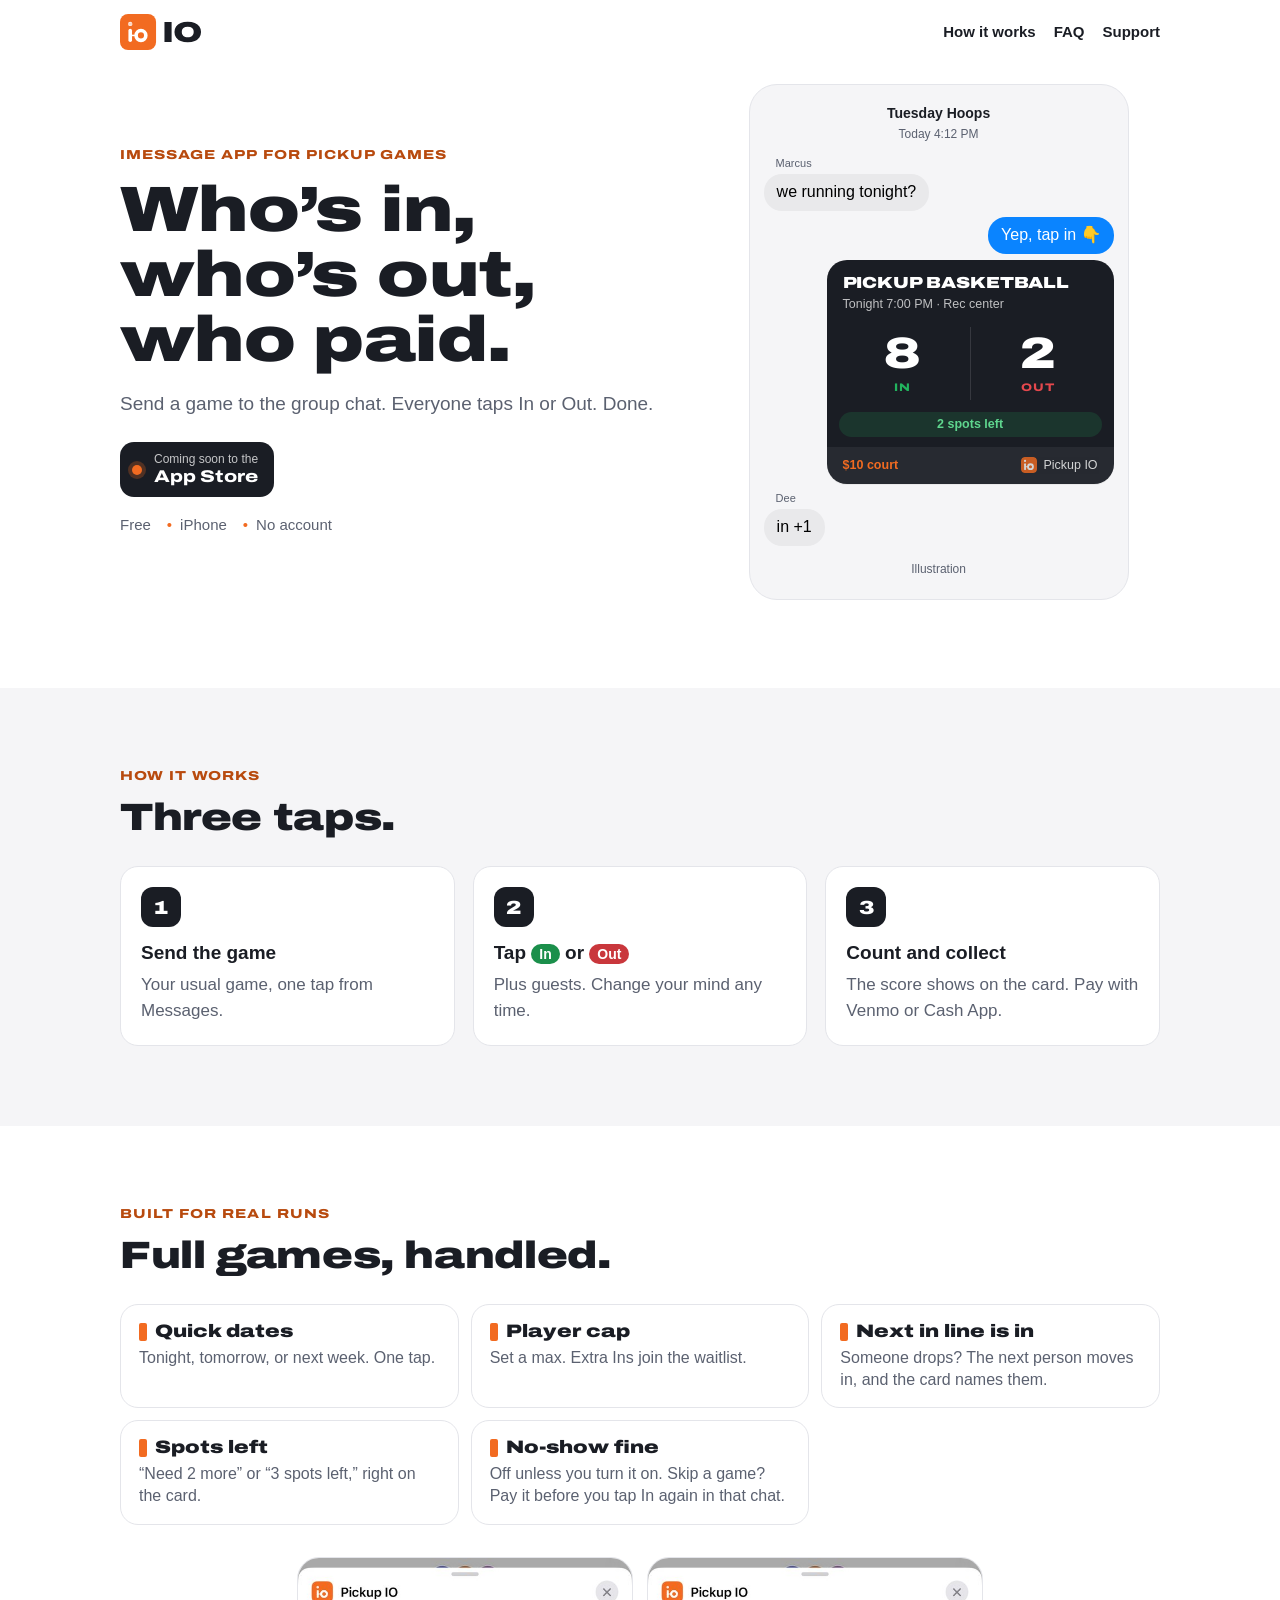
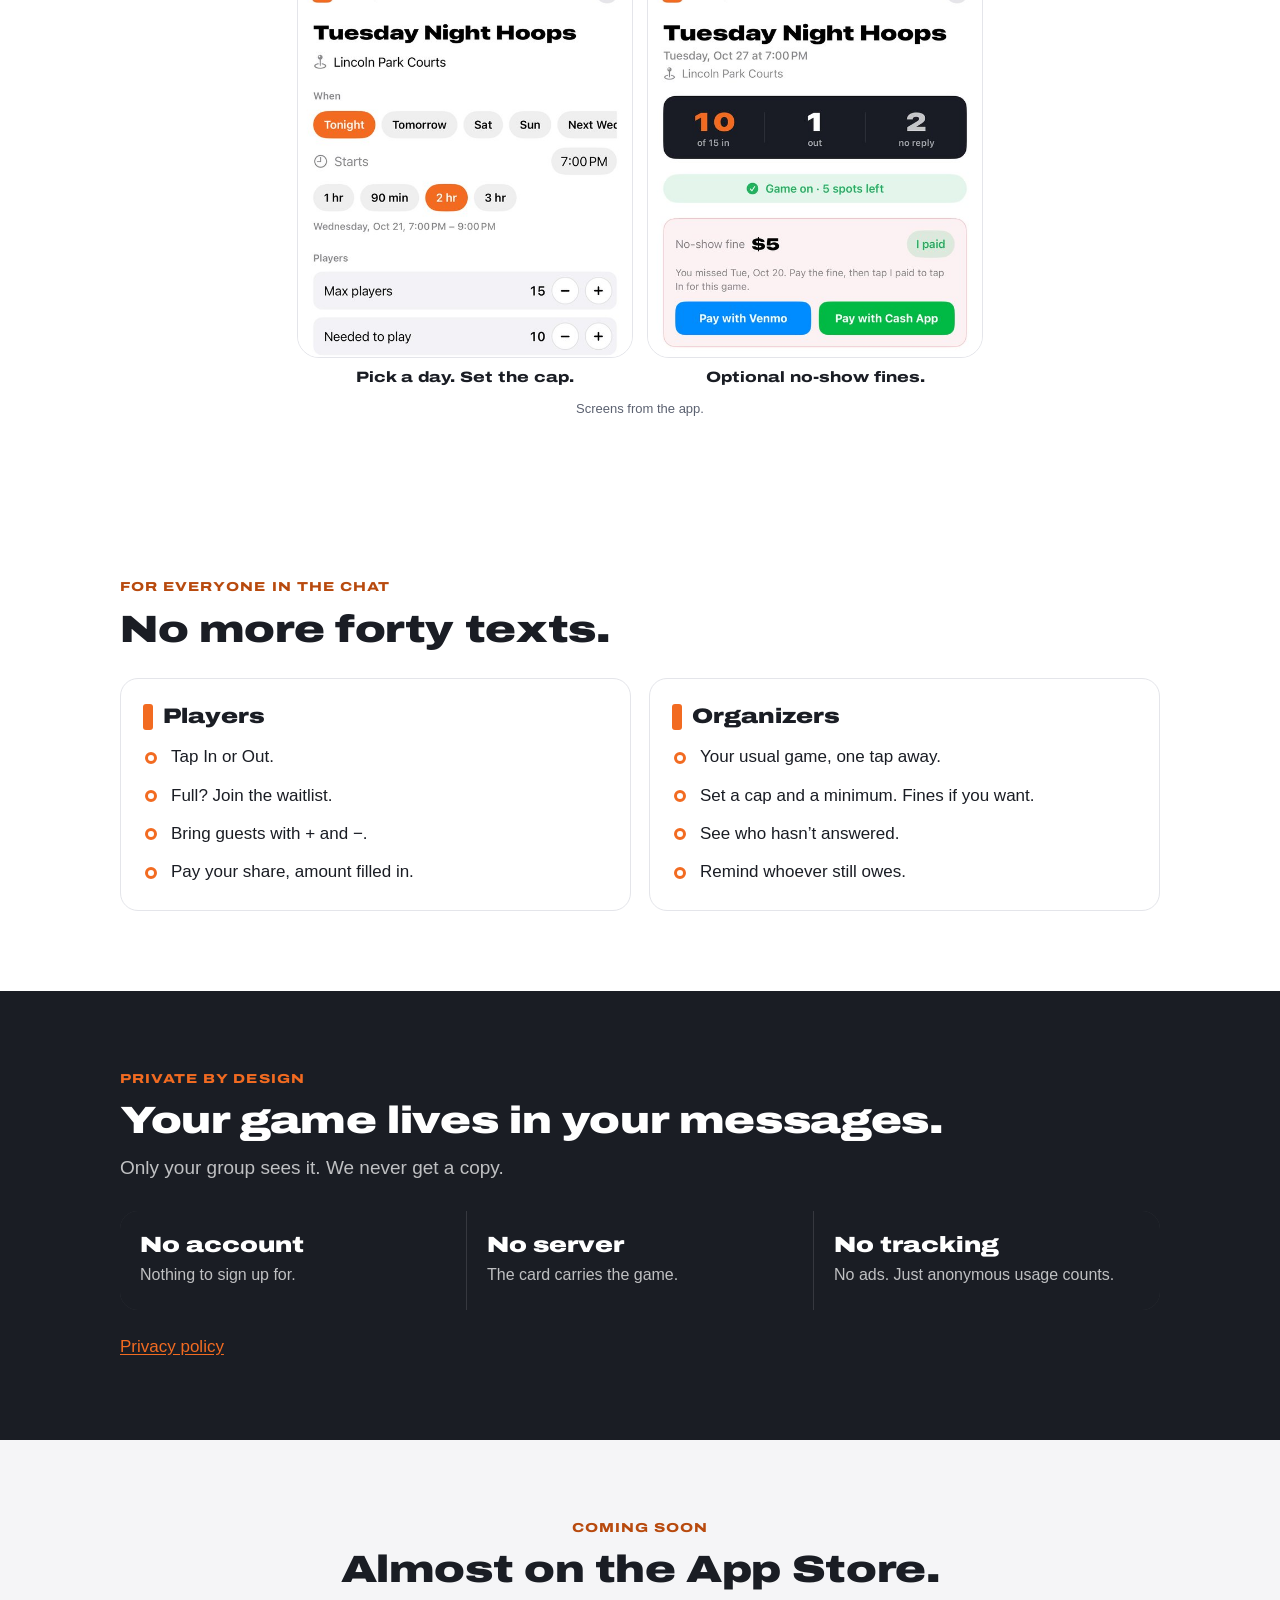
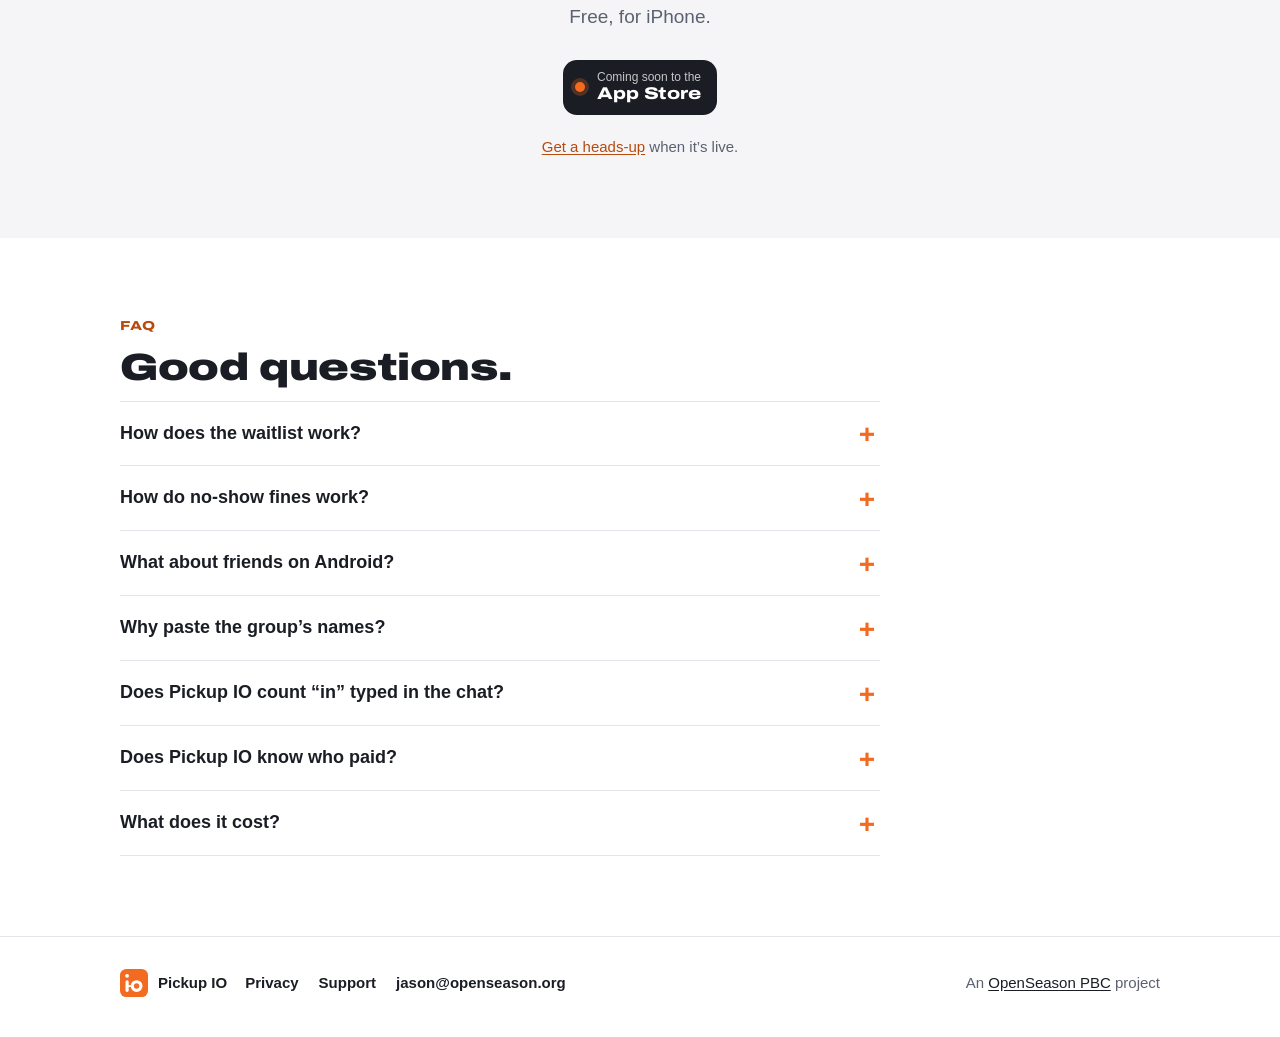
<file: index.html>
<!doctype html>
<html lang="en">
<head>
<meta charset="utf-8">
<meta name="viewport" content="width=device-width, initial-scale=1, viewport-fit=cover">
<title>Pickup IO · Who’s in, who’s out, who paid</title>
<meta name="description" content="Who's in, who's out, who paid. A free iMessage app for pickup games. No account, no tracking.">
<link rel="canonical" href="https://pickup.openseason.org/">
<meta name="theme-color" content="#F26B21">
<meta name="color-scheme" content="light dark">
<link rel="icon" href="/favicon.ico" sizes="any">
<link rel="icon" href="/favicon.svg" type="image/svg+xml">
<link rel="apple-touch-icon" href="/apple-touch-icon.png">
<meta property="og:type" content="website">
<meta property="og:site_name" content="Pickup IO">
<meta property="og:title" content="Pickup IO · Who’s in, who’s out, who paid">
<meta property="og:description" content="Who's in, who's out, who paid. A free iMessage app for pickup games. No account, no tracking.">
<meta property="og:url" content="https://pickup.openseason.org/">
<meta property="og:image" content="https://pickup.openseason.org/og-image.png">
<meta property="og:image:width" content="1200">
<meta property="og:image:height" content="630">
<meta property="og:image:alt" content="Pickup IO. Who's in, who's out, who paid. An iMessage app for pickup games.">
<meta name="twitter:card" content="summary_large_image">
<meta name="twitter:title" content="Pickup IO · Who’s in, who’s out, who paid">
<meta name="twitter:description" content="Who's in, who's out, who paid. A free iMessage app for pickup games. No account, no tracking.">
<meta name="twitter:image" content="https://pickup.openseason.org/og-image.png">
<link rel="preload" href="/fonts/archivo-expanded.woff2" as="font" type="font/woff2" crossorigin>
<link rel="stylesheet" href="/assets/site.css">
</head>
<body>
<a class="skip" href="#main">Skip to content</a>
<header class="top">
  <div class="wrap">
    <a class="brand" href="/" aria-label="Pickup IO home">
      <img class="logo-light" src="/logo.svg" alt="Pickup IO" width="270" height="120">
      <img class="logo-dark" src="/logo-white.svg" alt="Pickup IO" width="270" height="120">
    </a>
    <nav aria-label="Main">
      <a class="hide-sm" href="/#how">How it works</a>
      <a class="hide-sm" href="/#faq">FAQ</a>
      <a href="/support/">Support</a>
    </nav>
  </div>
</header>

<main id="main">
<section class="hero" style="padding-top:20px">
  <div class="wrap">
    <div>
      <p class="eyebrow">iMessage app for pickup games</p>
      <h1>Who’s in, who’s out, who paid.</h1>
      <p class="lede">Send a game to the group chat. Everyone taps In or Out. Done.</p>
      <div class="soon" role="note" aria-label="Coming soon to the App Store">
  <span class="dot" aria-hidden="true"></span>
  <span><small>Coming soon to the</small><strong>App Store</strong></span>
</div>
      <ul class="facts">
        <li>Free</li><li>iPhone</li><li>No account</li>
      </ul>
    </div>
    <figure class="chat" role="img" aria-label="Illustration: a Pickup IO game card in a group chat showing 8 in and 2 out, 2 spots left, with $10 court money.">
      <div class="chat-head" aria-hidden="true"><b>Tuesday Hoops</b>Today 4:12 PM</div>
      <div aria-hidden="true">
        <div class="msg"><span class="who">Marcus</span><span class="bub">we running tonight?</span></div>
        <div class="msg me"><span class="bub">Yep, tap in 👇</span></div>
        <div class="msg me">
          <div class="board">
            <div class="bt"><div class="t">PICKUP BASKETBALL</div><div class="s">Tonight 7:00 PM · Rec center</div></div>
            <div class="score"><div class="in"><b>8</b><span>IN</span></div><div class="out"><b>2</b><span>OUT</span></div></div>
            <div class="bs">2 spots left</div>
            <div class="bf"><span class="cost">$10 court</span><span class="app"><img src="/favicon.svg" alt="">Pickup IO</span></div>
          </div>
        </div>
        <div class="msg"><span class="who">Dee</span><span class="bub">in +1</span></div>
      </div>
      <figcaption class="caption">Illustration</figcaption>
    </figure>
  </div>
</section>

<section id="how" class="alt">
  <div class="wrap">
    <p class="eyebrow">How it works</p>
    <h2>Three taps.</h2>
    <ol class="steps">
      <li><span class="n">1</span><h3>Send the game</h3><p>Your usual game, one tap from Messages.</p></li>
      <li><span class="n">2</span><h3>Tap <span class="pill in">In</span> or <span class="pill out">Out</span></h3><p>Plus guests. Change your mind any time.</p></li>
      <li><span class="n">3</span><h3>Count and collect</h3><p>The score shows on the card. Pay with Venmo or Cash App.</p></li>
    </ol>
  </div>
</section>

<section id="features">
  <div class="wrap">
    <p class="eyebrow">Built for real runs</p>
    <h2>Full games, handled.</h2>
    <ul class="feats">
      <li><b>Quick dates</b><span>Tonight, tomorrow, or next week. One tap.</span></li>
      <li><b>Player cap</b><span>Set a max. Extra Ins join the waitlist.</span></li>
      <li><b>Next in line is in</b><span>Someone drops? The next person moves in, and the card names them.</span></li>
      <li><b>Spots left</b><span>“Need 2 more” or “3 spots left,” right on the card.</span></li>
      <li><b>No-show fine</b><span>Off unless you turn it on. Skip a game? Pay it before you tap In again in that chat.</span></li>
    </ul>
    <div class="shots duo">
      <figure><img src="/assets/shots/pick.jpg" width="600" height="716" loading="lazy" alt="Pickup IO's new-game form: day chips for Tonight, Tomorrow, Sat and Sun, a start time, Max players 15 and Needed to play 10."><figcaption>Pick a day. Set the cap.</figcaption></figure>
      <figure><img src="/assets/shots/fine.jpg" width="600" height="716" loading="lazy" alt="A player's card with a $5 no-show fine and Pay with Venmo and Pay with Cash App buttons. Tapping I paid lets them tap In."><figcaption>Optional no-show fines.</figcaption></figure>
    </div>
    <p class="muted shots-note">Screens from the app.</p>
  </div>
</section>

<section id="who">
  <div class="wrap">
    <p class="eyebrow">For everyone in the chat</p>
    <h2>No more forty texts.</h2>
    <div class="two">
      <div class="panel">
        <h3><span class="tag" aria-hidden="true"></span>Players</h3>
        <ul class="ticks">
          <li>Tap In or Out.</li>
          <li>Full? Join the waitlist.</li>
          <li>Bring guests with + and −.</li>
          <li>Pay your share, amount filled in.</li>
        </ul>
      </div>
      <div class="panel">
        <h3><span class="tag" aria-hidden="true"></span>Organizers</h3>
        <ul class="ticks">
          <li>Your usual game, one tap away.</li>
          <li>Set a cap and a minimum. Fines if you want.</li>
          <li>See who hasn’t answered.</li>
          <li>Remind whoever still owes.</li>
        </ul>
      </div>
    </div>
  </div>
</section>

<section id="private" class="private">
  <div class="wrap">
    <p class="eyebrow">Private by design</p>
    <h2>Your game lives in your messages.</h2>
    <p class="lede">Only your group sees it. We never get a copy.</p>
    <div class="trio">
      <div><b>No account</b><p>Nothing to sign up for.</p></div>
      <div><b>No server</b><p>The card carries the game.</p></div>
      <div><b>No tracking</b><p>No ads. Just anonymous usage counts.</p></div>
    </div>
    <p style="margin:0"><a href="/privacy/">Privacy policy</a></p>
  </div>
</section>

<section id="soon" class="cta alt">
  <div class="wrap">
    <p class="eyebrow">Coming soon</p>
    <h2>Almost on the App Store.</h2>
    <p class="lede">Free, for iPhone.</p>
    <div class="soon" role="note" aria-label="Coming soon to the App Store">
  <span class="dot" aria-hidden="true"></span>
  <span><small>Coming soon to the</small><strong>App Store</strong></span>
</div>
    <p class="muted" style="margin:20px 0 0;font-size:15px"><a href="mailto:jason@openseason.org?subject=Tell%20me%20when%20IO%20launches">Get a heads-up</a> when it’s live.</p>
  </div>
</section>

<section id="faq">
  <div class="wrap">
    <p class="eyebrow">FAQ</p>
    <h2>Good questions.</h2>
    <div class="faq">
      <details><summary>How does the waitlist work?</summary>
        <p>Once the game is full, tapping In puts you in line. When someone drops, the next person is in, and the card’s message names them: “Ray, you’re in · Jordan dropped.”</p></details>
      <details><summary>How do no-show fines work?</summary>
        <p>They’re optional and off unless the organizer turns them on for a game. The organizer marks who didn’t show, and they pay the fine before they can tap In again in that group chat.</p></details>
      <details><summary>What about friends on Android?</summary>
        <p>They can’t open the card. The roster and pay reminders go out as plain text, so they still see them.</p></details>
      <details><summary>Why paste the group’s names?</summary>
        <p>Messages doesn’t share names with apps. Paste them once to see who hasn’t answered.</p></details>
      <details><summary>Does Pickup IO count “in” typed in the chat?</summary>
        <p>No, apps can’t read the chat. The organizer can mark that person In.</p></details>
      <details><summary>Does Pickup IO know who paid?</summary>
        <p>No. Pickup IO never touches money, so “paid” is self-reported.</p></details>
      <details><summary>What does it cost?</summary>
        <p>Nothing. Pickup IO is free, for iPhone.</p></details>
    </div>
  </div>
</section>
</main>
<footer>
  <div class="wrap">
    <a class="mini" href="/"><img src="/favicon.svg" alt="" width="28" height="28">Pickup IO</a>
    <nav aria-label="Footer">
      <a href="/privacy/">Privacy</a>
      <a href="/support/">Support</a>
      <a href="mailto:jason@openseason.org">jason@openseason.org</a>
    </nav>
    <p class="org" style="margin:0">An <a href="https://openseason.org">OpenSeason PBC</a> project</p>
  </div>
</footer>
</body>
</html>
</file>
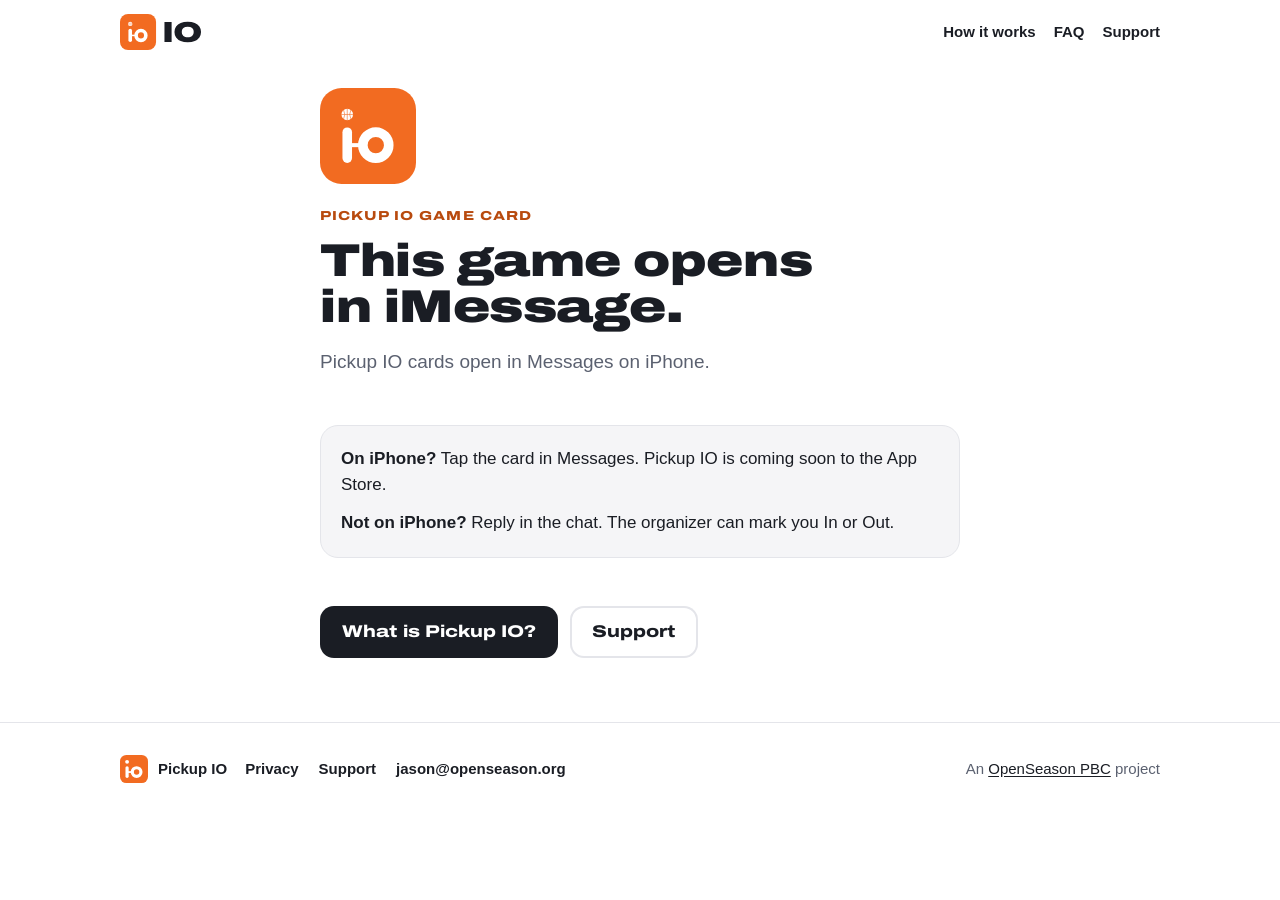
<file: e/index.html>
<!doctype html>
<html lang="en">
<head>
<meta charset="utf-8">
<meta name="viewport" content="width=device-width, initial-scale=1, viewport-fit=cover">
<title>This is a Pickup IO game card</title>
<meta name="description" content="Pickup IO game cards open in Messages on iPhone.">
<meta name="robots" content="noindex">
<link rel="canonical" href="https://pickup.openseason.org/e">
<meta name="theme-color" content="#F26B21">
<meta name="color-scheme" content="light dark">
<link rel="icon" href="/favicon.ico" sizes="any">
<link rel="icon" href="/favicon.svg" type="image/svg+xml">
<link rel="apple-touch-icon" href="/apple-touch-icon.png">
<meta property="og:type" content="website">
<meta property="og:site_name" content="Pickup IO">
<meta property="og:title" content="This is a Pickup IO game card">
<meta property="og:description" content="Pickup IO game cards open in Messages on iPhone.">
<meta property="og:url" content="https://pickup.openseason.org/e">
<meta property="og:image" content="https://pickup.openseason.org/og-image.png">
<meta property="og:image:width" content="1200">
<meta property="og:image:height" content="630">
<meta property="og:image:alt" content="Pickup IO. Who's in, who's out, who paid. An iMessage app for pickup games.">
<meta name="twitter:card" content="summary_large_image">
<meta name="twitter:title" content="This is a Pickup IO game card">
<meta name="twitter:description" content="Pickup IO game cards open in Messages on iPhone.">
<meta name="twitter:image" content="https://pickup.openseason.org/og-image.png">
<link rel="preload" href="/fonts/archivo-expanded.woff2" as="font" type="font/woff2" crossorigin>
<link rel="stylesheet" href="/assets/site.css">
</head>
<body>
<a class="skip" href="#main">Skip to content</a>
<header class="top">
  <div class="wrap">
    <a class="brand" href="/" aria-label="Pickup IO home">
      <img class="logo-light" src="/logo.svg" alt="Pickup IO" width="270" height="120">
      <img class="logo-dark" src="/logo-white.svg" alt="Pickup IO" width="270" height="120">
    </a>
    <nav aria-label="Main">
      <a class="hide-sm" href="/#how">How it works</a>
      <a class="hide-sm" href="/#faq">FAQ</a>
      <a href="/support/">Support</a>
    </nav>
  </div>
</header>

<main id="main" class="wrap doc center-page">
  <img class="markbig" src="/mark.svg" alt="" width="96" height="96">
  <p class="eyebrow">Pickup IO game card</p>
  <h1>This game opens in iMessage.</h1>
  <p class="lede">Pickup IO cards open in Messages on iPhone.</p>
  <div class="box">
    <p><strong>On iPhone?</strong> Tap the card in Messages. Pickup IO is coming soon to the App Store.</p>
    <p><strong>Not on iPhone?</strong> Reply in the chat. The organizer can mark you In or Out.</p>
  </div>
  <div class="btns">
    <a class="btn" href="/">What is Pickup IO?</a>
    <a class="btn alt2" href="/support/">Support</a>
  </div>
</main>
<footer>
  <div class="wrap">
    <a class="mini" href="/"><img src="/favicon.svg" alt="" width="28" height="28">Pickup IO</a>
    <nav aria-label="Footer">
      <a href="/privacy/">Privacy</a>
      <a href="/support/">Support</a>
      <a href="mailto:jason@openseason.org">jason@openseason.org</a>
    </nav>
    <p class="org" style="margin:0">An <a href="https://openseason.org">OpenSeason PBC</a> project</p>
  </div>
</footer>
</body>
</html>
</file>
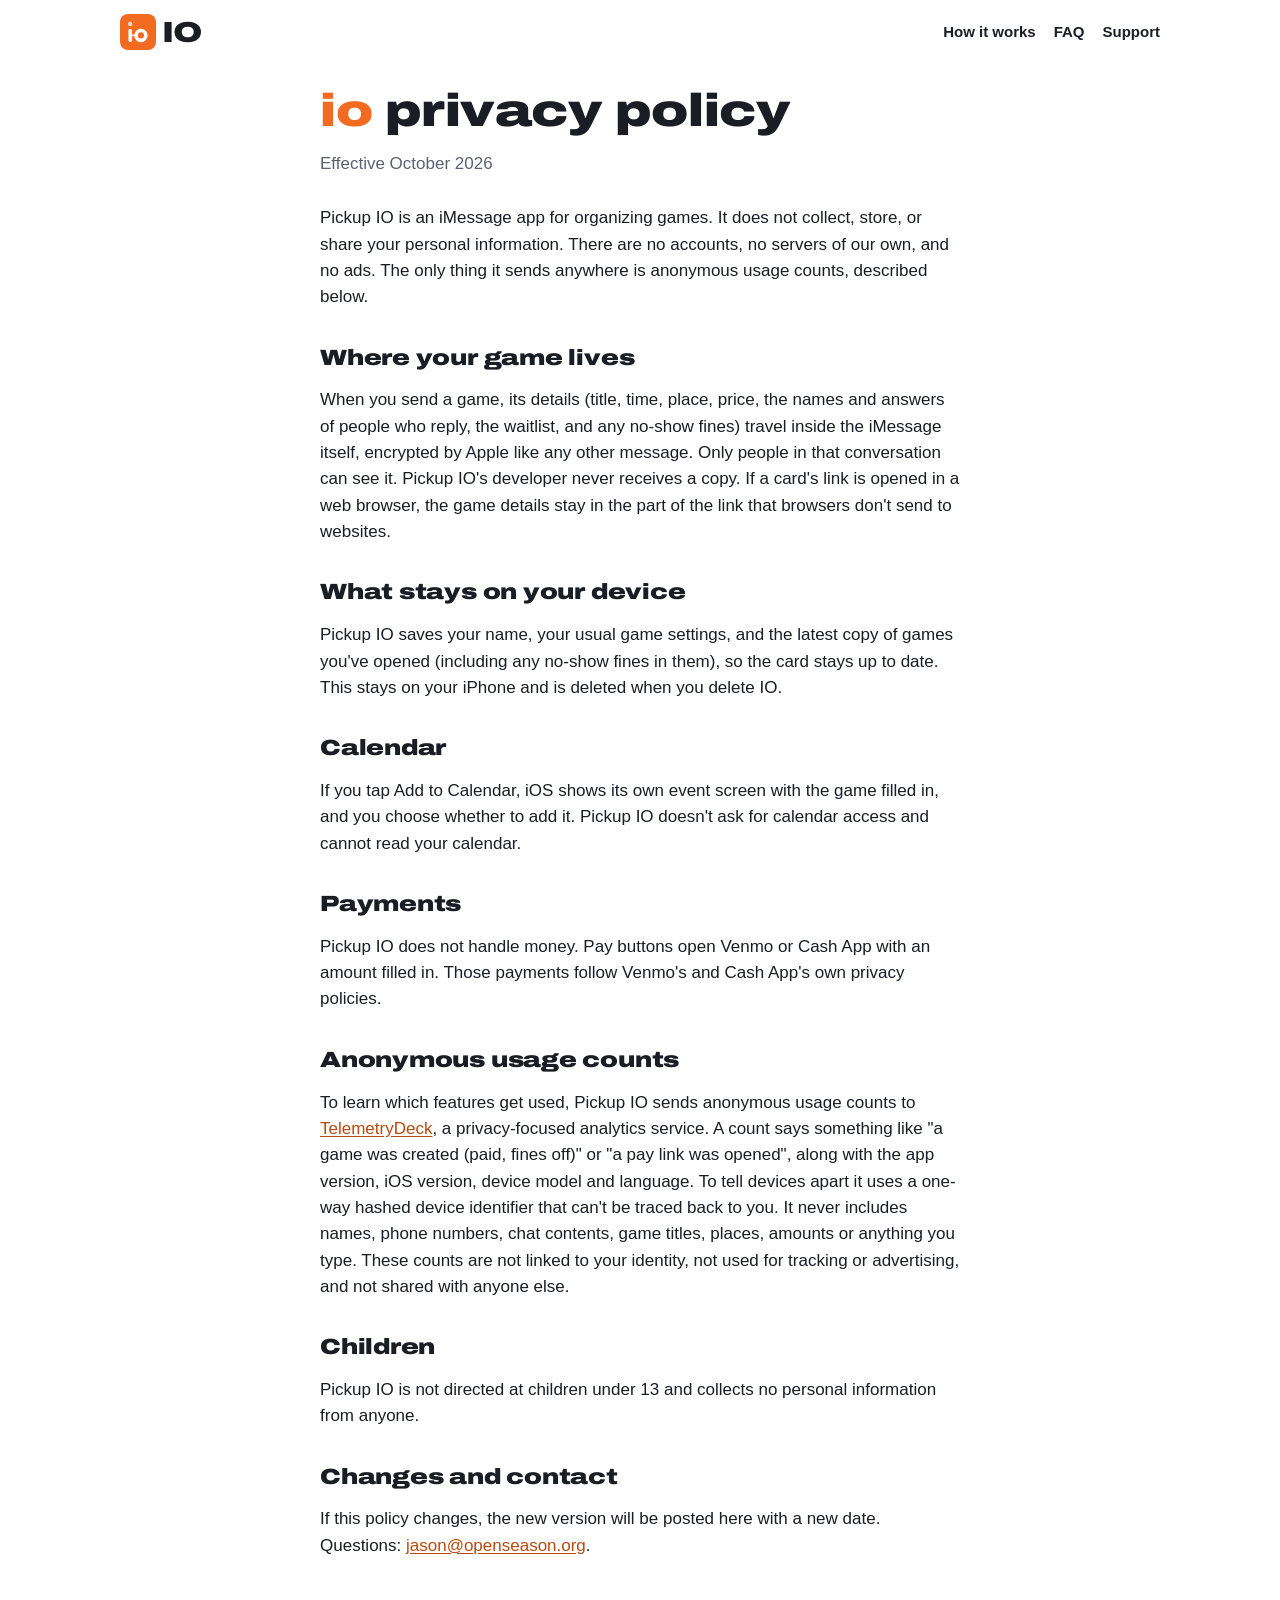
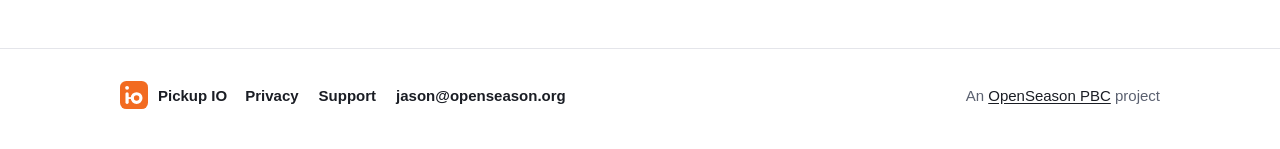
<file: privacy/index.html>
<!doctype html>
<html lang="en">
<head>
<meta charset="utf-8">
<meta name="viewport" content="width=device-width, initial-scale=1, viewport-fit=cover">
<title>Pickup IO privacy policy</title>
<meta name="description" content="Pickup IO does not collect, store, or share your personal information. No accounts, no ads, no tracking. It counts only anonymous app usage.">
<link rel="canonical" href="https://pickup.openseason.org/privacy/">
<meta name="theme-color" content="#F26B21">
<meta name="color-scheme" content="light dark">
<link rel="icon" href="/favicon.ico" sizes="any">
<link rel="icon" href="/favicon.svg" type="image/svg+xml">
<link rel="apple-touch-icon" href="/apple-touch-icon.png">
<meta property="og:type" content="website">
<meta property="og:site_name" content="Pickup IO">
<meta property="og:title" content="Pickup IO privacy policy">
<meta property="og:description" content="Pickup IO does not collect, store, or share your personal information. No accounts, no ads, no tracking. It counts only anonymous app usage.">
<meta property="og:url" content="https://pickup.openseason.org/privacy/">
<meta property="og:image" content="https://pickup.openseason.org/og-image.png">
<meta property="og:image:width" content="1200">
<meta property="og:image:height" content="630">
<meta property="og:image:alt" content="Pickup IO. Who's in, who's out, who paid. An iMessage app for pickup games.">
<meta name="twitter:card" content="summary_large_image">
<meta name="twitter:title" content="Pickup IO privacy policy">
<meta name="twitter:description" content="Pickup IO does not collect, store, or share your personal information. No accounts, no ads, no tracking. It counts only anonymous app usage.">
<meta name="twitter:image" content="https://pickup.openseason.org/og-image.png">
<link rel="preload" href="/fonts/archivo-expanded.woff2" as="font" type="font/woff2" crossorigin>
<link rel="stylesheet" href="/assets/site.css">
</head>
<body>
<a class="skip" href="#main">Skip to content</a>
<header class="top">
  <div class="wrap">
    <a class="brand" href="/" aria-label="Pickup IO home">
      <img class="logo-light" src="/logo.svg" alt="Pickup IO" width="270" height="120">
      <img class="logo-dark" src="/logo-white.svg" alt="Pickup IO" width="270" height="120">
    </a>
    <nav aria-label="Main">
      <a class="hide-sm" href="/#how">How it works</a>
      <a class="hide-sm" href="/#faq">FAQ</a>
      <a href="/support/">Support</a>
    </nav>
  </div>
</header>

<main id="main" class="wrap doc">
  <h1><span style="color:var(--ball)">io</span> privacy policy</h1>
  <p class="meta">Effective October 2026</p>

  <p>Pickup IO is an iMessage app for organizing games. It does not collect, store, or share your personal information. There are no accounts, no servers of our own, and no ads. The only thing it sends anywhere is anonymous usage counts, described below.</p>

  <h2>Where your game lives</h2>
  <p>When you send a game, its details (title, time, place, price, the names and answers of people who reply, the waitlist, and any no-show fines) travel inside the iMessage itself, encrypted by Apple like any other message. Only people in that conversation can see it. Pickup IO's developer never receives a copy. If a card's link is opened in a web browser, the game details stay in the part of the link that browsers don't send to websites.</p>

  <h2>What stays on your device</h2>
  <p>Pickup IO saves your name, your usual game settings, and the latest copy of games you've opened (including any no-show fines in them), so the card stays up to date. This stays on your iPhone and is deleted when you delete IO.</p>

  <h2>Calendar</h2>
  <p>If you tap Add to Calendar, iOS shows its own event screen with the game filled in, and you choose whether to add it. Pickup IO doesn't ask for calendar access and cannot read your calendar.</p>

  <h2>Payments</h2>
  <p>Pickup IO does not handle money. Pay buttons open Venmo or Cash App with an amount filled in. Those payments follow Venmo's and Cash App's own privacy policies.</p>

  <h2>Anonymous usage counts</h2>
  <p>To learn which features get used, Pickup IO sends anonymous usage counts to <a href="https://telemetrydeck.com/privacy/">TelemetryDeck</a>, a privacy-focused analytics service. A count says something like "a game was created (paid, fines off)" or "a pay link was opened", along with the app version, iOS version, device model and language. To tell devices apart it uses a one-way hashed device identifier that can't be traced back to you. It never includes names, phone numbers, chat contents, game titles, places, amounts or anything you type. These counts are not linked to your identity, not used for tracking or advertising, and not shared with anyone else.</p>

  <h2>Children</h2>
  <p>Pickup IO is not directed at children under 13 and collects no personal information from anyone.</p>

  <h2>Changes and contact</h2>
  <p>If this policy changes, the new version will be posted here with a new date. Questions: <a href="mailto:jason@openseason.org">jason@openseason.org</a>.</p>
</main>
<footer>
  <div class="wrap">
    <a class="mini" href="/"><img src="/favicon.svg" alt="" width="28" height="28">Pickup IO</a>
    <nav aria-label="Footer">
      <a href="/privacy/">Privacy</a>
      <a href="/support/">Support</a>
      <a href="mailto:jason@openseason.org">jason@openseason.org</a>
    </nav>
    <p class="org" style="margin:0">An <a href="https://openseason.org">OpenSeason PBC</a> project</p>
  </div>
</footer>
</body>
</html>
</file>
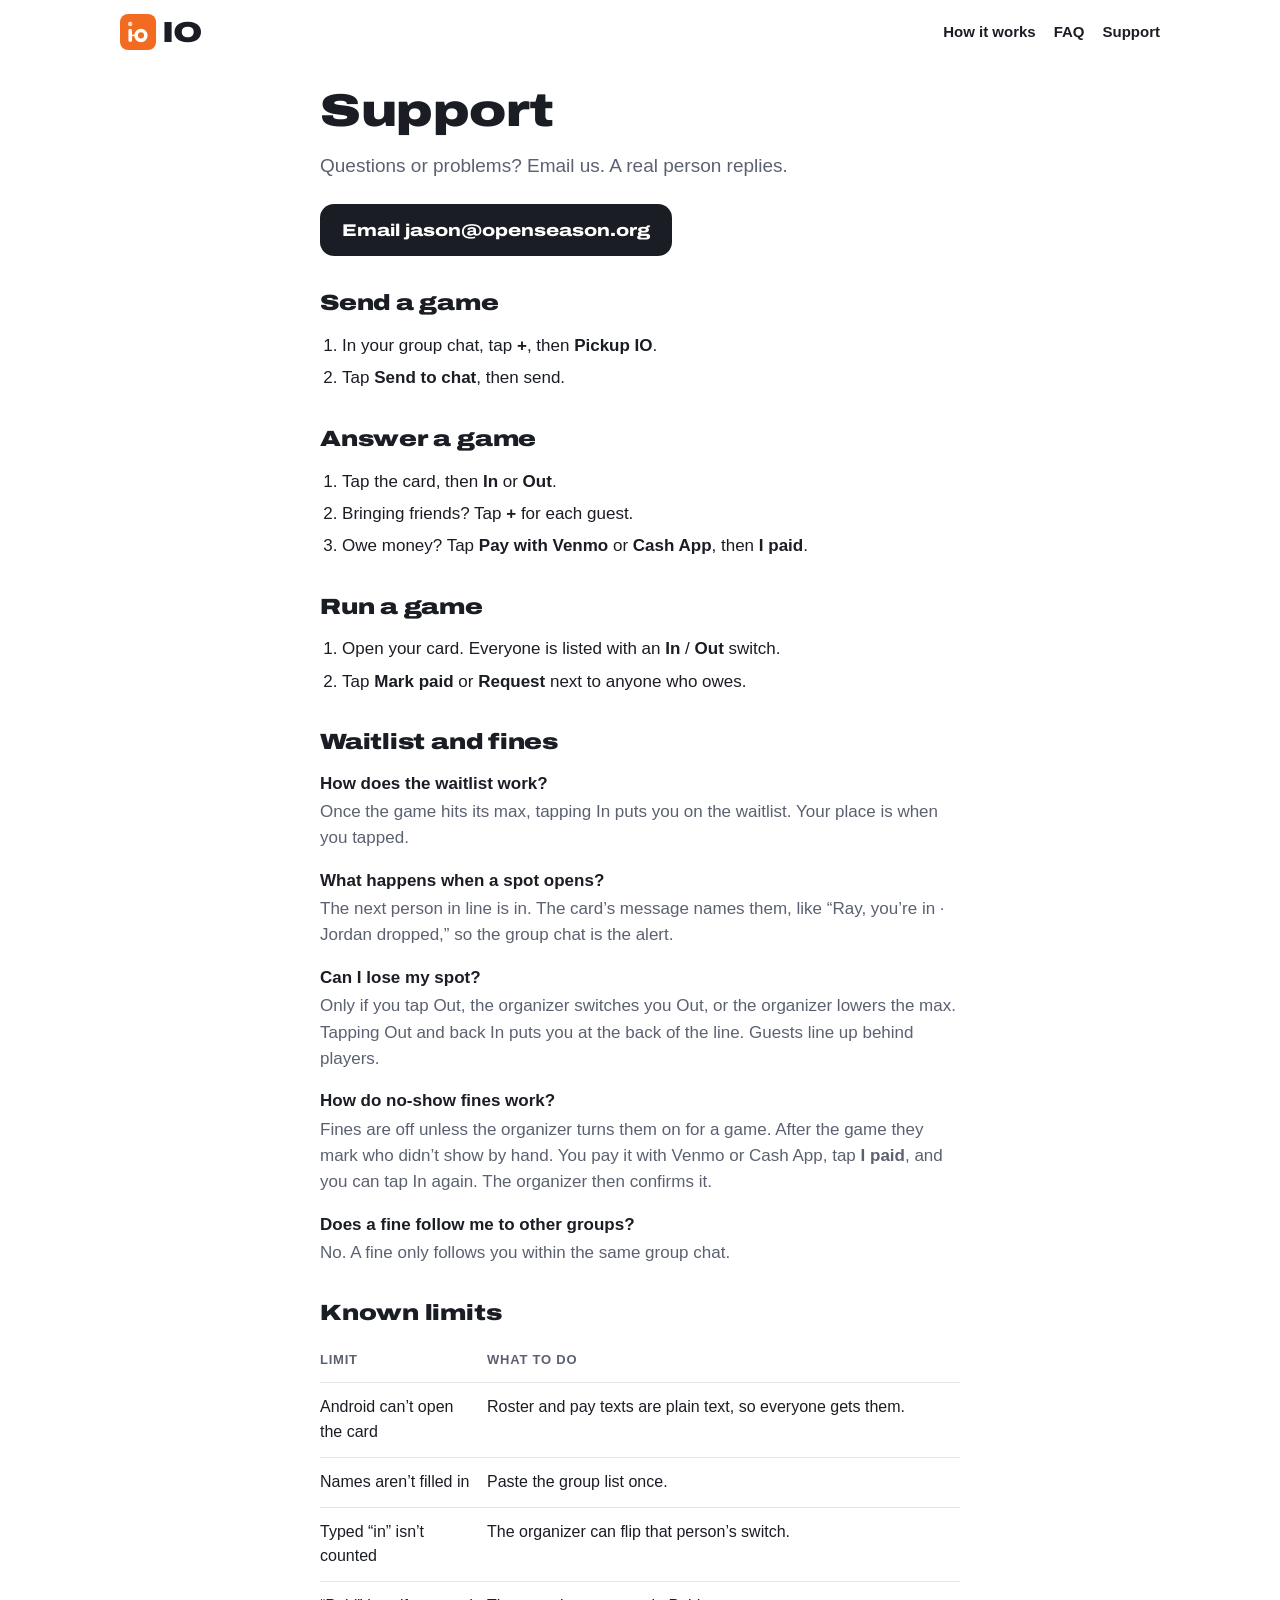
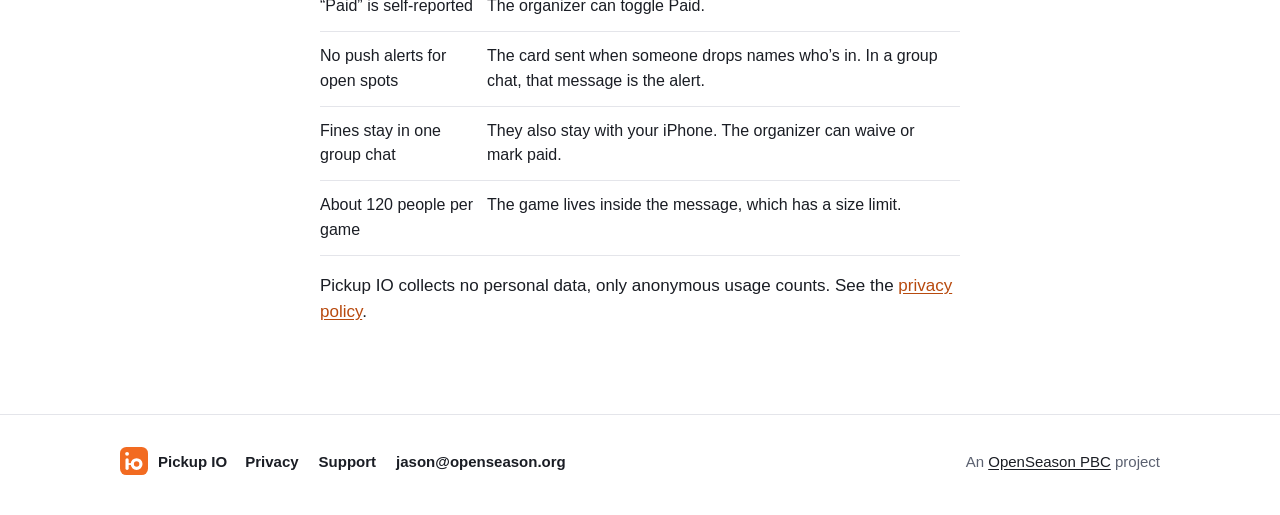
<file: support/index.html>
<!doctype html>
<html lang="en">
<head>
<meta charset="utf-8">
<meta name="viewport" content="width=device-width, initial-scale=1, viewport-fit=cover">
<title>Pickup IO support</title>
<meta name="description" content="Help with Pickup IO, the iMessage app for pickup games.">
<link rel="canonical" href="https://pickup.openseason.org/support/">
<meta name="theme-color" content="#F26B21">
<meta name="color-scheme" content="light dark">
<link rel="icon" href="/favicon.ico" sizes="any">
<link rel="icon" href="/favicon.svg" type="image/svg+xml">
<link rel="apple-touch-icon" href="/apple-touch-icon.png">
<meta property="og:type" content="website">
<meta property="og:site_name" content="Pickup IO">
<meta property="og:title" content="Pickup IO support">
<meta property="og:description" content="Help with Pickup IO, the iMessage app for pickup games.">
<meta property="og:url" content="https://pickup.openseason.org/support/">
<meta property="og:image" content="https://pickup.openseason.org/og-image.png">
<meta property="og:image:width" content="1200">
<meta property="og:image:height" content="630">
<meta property="og:image:alt" content="Pickup IO. Who's in, who's out, who paid. An iMessage app for pickup games.">
<meta name="twitter:card" content="summary_large_image">
<meta name="twitter:title" content="Pickup IO support">
<meta name="twitter:description" content="Help with Pickup IO, the iMessage app for pickup games.">
<meta name="twitter:image" content="https://pickup.openseason.org/og-image.png">
<link rel="preload" href="/fonts/archivo-expanded.woff2" as="font" type="font/woff2" crossorigin>
<link rel="stylesheet" href="/assets/site.css">
</head>
<body>
<a class="skip" href="#main">Skip to content</a>
<header class="top">
  <div class="wrap">
    <a class="brand" href="/" aria-label="Pickup IO home">
      <img class="logo-light" src="/logo.svg" alt="Pickup IO" width="270" height="120">
      <img class="logo-dark" src="/logo-white.svg" alt="Pickup IO" width="270" height="120">
    </a>
    <nav aria-label="Main">
      <a class="hide-sm" href="/#how">How it works</a>
      <a class="hide-sm" href="/#faq">FAQ</a>
      <a href="/support/">Support</a>
    </nav>
  </div>
</header>

<main id="main" class="wrap doc">
  <h1>Support</h1>
  <p class="lede">Questions or problems? Email us. A real person replies.</p>
  <div class="btns" style="margin-top:0">
    <a class="btn" href="mailto:jason@openseason.org?subject=Pickup%20IO%20support">Email jason@openseason.org</a>
  </div>

  <h2>Send a game</h2>
  <ol>
    <li>In your group chat, tap <strong>+</strong>, then <strong>Pickup IO</strong>.</li>
    <li>Tap <strong>Send to chat</strong>, then send.</li>
  </ol>

  <h2>Answer a game</h2>
  <ol>
    <li>Tap the card, then <strong>In</strong> or <strong>Out</strong>.</li>
    <li>Bringing friends? Tap <strong>+</strong> for each guest.</li>
    <li>Owe money? Tap <strong>Pay with Venmo</strong> or <strong>Cash App</strong>, then <strong>I paid</strong>.</li>
  </ol>

  <h2>Run a game</h2>
  <ol>
    <li>Open your card. Everyone is listed with an <strong>In</strong> / <strong>Out</strong> switch.</li>
    <li>Tap <strong>Mark paid</strong> or <strong>Request</strong> next to anyone who owes.</li>
  </ol>

  <h2>Waitlist and fines</h2>
  <dl class="qa">
    <dt>How does the waitlist work?</dt>
    <dd>Once the game hits its max, tapping In puts you on the waitlist. Your place is when you tapped.</dd>
    <dt>What happens when a spot opens?</dt>
    <dd>The next person in line is in. The card’s message names them, like “Ray, you’re in · Jordan dropped,” so the group chat is the alert.</dd>
    <dt>Can I lose my spot?</dt>
    <dd>Only if you tap Out, the organizer switches you Out, or the organizer lowers the max. Tapping Out and back In puts you at the back of the line. Guests line up behind players.</dd>
    <dt>How do no-show fines work?</dt>
    <dd>Fines are off unless the organizer turns them on for a game. After the game they mark who didn’t show by hand. You pay it with Venmo or Cash App, tap <strong>I paid</strong>, and you can tap In again. The organizer then confirms it.</dd>
    <dt>Does a fine follow me to other groups?</dt>
    <dd>No. A fine only follows you within the same group chat.</dd>
  </dl>

  <h2>Known limits</h2>
  <table class="limits">
    <thead><tr><th>Limit</th><th>What to do</th></tr></thead>
    <tbody>
      <tr><td>Android can’t open the card</td><td>Roster and pay texts are plain text, so everyone gets them.</td></tr>
      <tr><td>Names aren’t filled in</td><td>Paste the group list once.</td></tr>
      <tr><td>Typed “in” isn’t counted</td><td>The organizer can flip that person’s switch.</td></tr>
      <tr><td>“Paid” is self-reported</td><td>The organizer can toggle Paid.</td></tr>
      <tr><td>No push alerts for open spots</td><td>The card sent when someone drops names who’s in. In a group chat, that message is the alert.</td></tr>
      <tr><td>Fines stay in one group chat</td><td>They also stay with your iPhone. The organizer can waive or mark paid.</td></tr>
      <tr><td>About 120 people per game</td><td>The game lives inside the message, which has a size limit.</td></tr>
    </tbody>
  </table>

  <p>Pickup IO collects no personal data, only anonymous usage counts. See the <a href="/privacy/">privacy policy</a>.</p>
</main>
<footer>
  <div class="wrap">
    <a class="mini" href="/"><img src="/favicon.svg" alt="" width="28" height="28">Pickup IO</a>
    <nav aria-label="Footer">
      <a href="/privacy/">Privacy</a>
      <a href="/support/">Support</a>
      <a href="mailto:jason@openseason.org">jason@openseason.org</a>
    </nav>
    <p class="org" style="margin:0">An <a href="https://openseason.org">OpenSeason PBC</a> project</p>
  </div>
</footer>
</body>
</html>
</file>
<file: assets/site.css>
/* IO: pickup.openseason.org. Tokens mirror Extension/Theme.swift. */
@font-face {
  font-family: "IO Jersey";
  src: url("/fonts/archivo-expanded.woff2") format("woff2");
  font-weight: 700 900;
  font-stretch: 125%;
  font-display: swap;
}
:root {
  --ball: #F26B21;          /* the one brand color */
  --ball-text: #B84A0E;     /* ball orange darkened for text on light (AA) */
  --in: #22B35E;            /* only ever means In */
  --out: #E5484D;           /* only ever means Out */
  --board: #1A1D24;         /* scoreboard strip + bubble */
  --ink: #1A1D24;
  --muted: #5B6170;
  --bg: #FFFFFF;
  --bg-2: #F5F5F7;
  --line: #E4E5EA;
  --card: #FFFFFF;
  --jersey: "IO Jersey", -apple-system, BlinkMacSystemFont, "Helvetica Neue", Arial, sans-serif;
  --body: -apple-system, BlinkMacSystemFont, "Segoe UI", "Helvetica Neue", Arial, sans-serif;
  --r: 18px;
  color-scheme: light dark;
}
@media (prefers-color-scheme: dark) {
  :root { --ink: #F2F3F5; --muted: #A3A8B4; --bg: #121419; --bg-2: #1A1D24; --line: #2A2E38; --card: #1A1D24; --ball-text: #F26B21; --board: #0B0C10; }
}
* { box-sizing: border-box; }
html { -webkit-text-size-adjust: 100%; scroll-behavior: smooth; }
body { margin: 0; background: var(--bg); color: var(--ink); font: 17px/1.55 var(--body); -webkit-font-smoothing: antialiased; }
img, svg { display: block; max-width: 100%; }
a { color: var(--ball-text); text-underline-offset: 2px; }
a:focus-visible, summary:focus-visible { outline: 3px solid var(--ball); outline-offset: 3px; border-radius: 6px; }
.wrap { width: 100%; max-width: 1080px; margin: 0 auto; padding: 0 20px; padding-left: max(20px, env(safe-area-inset-left)); padding-right: max(20px, env(safe-area-inset-right)); }
.skip { position: absolute; left: -999px; }
.skip:focus { left: 12px; top: 12px; background: var(--bg); padding: 8px 12px; z-index: 10; }

/* type */
.jersey, h1, h2 { font-family: var(--jersey); font-weight: 900; font-stretch: 125%; letter-spacing: -0.01em; }
h1 { font-size: clamp(36px, 10.5vw, 64px); line-height: 1.02; margin: 0 0 16px; text-wrap: balance; }
h2 { font-size: clamp(26px, 7vw, 38px); line-height: 1.08; margin: 0 0 12px; text-wrap: balance; }
h3 { font-size: 19px; line-height: 1.3; margin: 0 0 6px; }
.lede { font-size: 19px; color: var(--muted); margin: 0 0 24px; max-width: 34em; }
.eyebrow { font: 800 13px/1.35 var(--jersey); font-stretch: 125%; text-transform: uppercase; letter-spacing: 0.08em; color: var(--ball-text); margin: 0 0 12px; }
.muted { color: var(--muted); }

/* header */
.top { padding-top: max(14px, env(safe-area-inset-top)); padding-bottom: 14px; }
.top .wrap { display: flex; align-items: center; justify-content: space-between; gap: 12px; }
.brand { display: inline-flex; align-items: center; text-decoration: none; }
.brand img { height: 36px; width: auto; }
.brand .logo-dark { display: none; }
@media (prefers-color-scheme: dark) { .brand .logo-light { display: none; } .brand .logo-dark { display: block; } }
.top nav { display: flex; gap: 18px; font-size: 15px; font-weight: 600; }
.top nav a { color: var(--ink); text-decoration: none; }
.top nav a:hover { color: var(--ball-text); }
.top nav .hide-sm { display: none; }
@media (min-width: 640px) { .top nav .hide-sm { display: inline; } }

/* soon badge (not an Apple badge, no store link) */
.soon { display: inline-flex; align-items: center; gap: 12px; background: var(--board); color: #fff; border-radius: 14px; padding: 10px 16px 10px 12px; text-decoration: none; }
@media (prefers-color-scheme: dark) { .soon { box-shadow: inset 0 0 0 1px #2A2E38; } }
.soon .dot { width: 10px; height: 10px; border-radius: 50%; background: var(--ball); box-shadow: 0 0 0 4px rgba(242,107,33,.25); flex: none; }
.soon small { display: block; font-size: 12px; line-height: 1.2; opacity: .75; }
.soon strong { display: block; font: 800 17px/1.2 var(--jersey); font-stretch: 125%; letter-spacing: -0.01em; }
.facts { list-style: none; padding: 0; margin: 16px 0 0; display: flex; flex-wrap: wrap; gap: 8px 16px; font-size: 15px; color: var(--muted); }
.facts li::before { content: "•"; color: var(--ball); margin-right: 8px; }
.facts li:first-child::before { content: none; margin: 0; }

/* hero */
.hero { padding: 20px 0 56px; }
.hero .wrap { display: grid; gap: 40px; align-items: center; }
@media (min-width: 900px) { .hero { padding: 48px 0 88px; } .hero .wrap { grid-template-columns: 1.1fr 0.9fr; gap: 56px; } }
h1 .o { color: var(--ball); }

/* chat mock */
.chat { background: var(--bg-2); border-radius: 28px; padding: 18px 14px 20px; max-width: 380px; width: 100%; margin: 0 auto; border: 1px solid var(--line); }
.chat-head { text-align: center; font-size: 12px; color: var(--muted); margin-bottom: 12px; }
.chat-head b { display: block; color: var(--ink); font-size: 14px; }
.msg { display: flex; flex-direction: column; margin: 6px 0; }
.msg .who { font-size: 11px; color: var(--muted); margin: 0 0 2px 12px; }
.bub { max-width: 78%; padding: 8px 13px; border-radius: 18px; font-size: 16px; line-height: 1.3; background: #E9E9EB; color: #000; align-self: flex-start; }
.msg.me { align-items: flex-end; }
.msg.me .bub { background: #0A84FF; color: #fff; align-self: flex-end; }
@media (prefers-color-scheme: dark) { .bub { background: #26262A; color: #fff; } }
.board { align-self: flex-end; width: 82%; background: var(--board); color: #fff; border-radius: 20px; overflow: hidden; font-family: var(--jersey); font-stretch: 125%; box-shadow: 0 1px 0 rgba(0,0,0,.05); }
@media (prefers-color-scheme: dark) { .board { box-shadow: inset 0 0 0 1px #2A2E38; } }
.board .bt { padding: 14px 16px 6px; }
.board .bt .t { font-weight: 900; font-size: 16px; line-height: 1.15; letter-spacing: -0.01em; }
.board .bt .s { font-family: var(--body); font-size: 12.5px; opacity: .72; margin-top: 3px; }
.board .score { display: grid; grid-template-columns: 1fr 1fr; gap: 0; padding: 6px 8px 12px; }
.board .score div { text-align: center; padding: 4px 0; }
.board .score div + div { border-left: 1px solid rgba(255,255,255,.12); }
.board .score b { display: block; font-weight: 900; font-size: 44px; line-height: 1; font-variant-numeric: tabular-nums; }
.board .score span { display: block; font-size: 11px; font-weight: 800; letter-spacing: .12em; margin-top: 4px; }
.board .score .in span { color: var(--in); }
.board .score .out span { color: var(--out); }
.board .bs { margin: 0 12px 10px; padding: 5px 0; border-radius: 999px; text-align: center; font: 700 12.5px/1.2 var(--body); color: #5FD68E; background: rgba(34,179,94,.16); }
.board .bf { display: flex; justify-content: space-between; align-items: center; background: rgba(255,255,255,.06); padding: 9px 16px; font-family: var(--body); font-size: 12.5px; }
.board .bf .cost { color: var(--ball); font-weight: 700; }
.board .bf .app { display: inline-flex; align-items: center; gap: 6px; opacity: .8; }
.board .bf .app img { width: 16px; height: 16px; border-radius: 4px; }
.chat .caption { text-align: center; font-size: 12px; color: var(--muted); margin: 14px 0 0; }

/* sections */
section { padding: 56px 0; }
@media (min-width: 900px) { section { padding: 80px 0; } }
.alt { background: var(--bg-2); }
.steps { list-style: none; margin: 28px 0 0; padding: 0; display: grid; gap: 14px; counter-reset: s; }
@media (min-width: 760px) { .steps { grid-template-columns: repeat(3, 1fr); gap: 18px; } }
.steps li { background: var(--card); border: 1px solid var(--line); border-radius: var(--r); padding: 20px; }
.steps .n { display: inline-grid; place-items: center; width: 40px; height: 40px; border-radius: 12px; background: var(--board); color: #fff; font: 900 19px/1 var(--jersey); font-stretch: 125%; margin-bottom: 14px; }
.steps p { margin: 0; color: var(--muted); }
.pill { display: inline-block; padding: 1px 8px; border-radius: 999px; font-weight: 700; font-size: 14px; color: #fff; }
.pill.in { background: #1B8F4B; }
.pill.out { background: #C9373C; }

/* features: one short line each */
.feats { list-style: none; margin: 28px 0 0; padding: 0; display: grid; gap: 12px; grid-template-columns: repeat(auto-fit, minmax(290px, 1fr)); }
.feats li { background: var(--card); border: 1px solid var(--line); border-radius: var(--r); padding: 16px 18px; }
.feats b { display: flex; align-items: center; gap: 8px; font: 900 18px/1.2 var(--jersey); font-stretch: 125%; margin-bottom: 4px; }
.feats b::before { content: ""; width: 8px; height: 18px; border-radius: 2px; background: var(--ball); flex: none; }
.feats span { display: block; color: var(--muted); font-size: 16px; line-height: 1.4; }
.shots { display: grid; gap: 14px; margin: 28px -20px 0; padding: 0 20px 6px; grid-auto-flow: column; grid-auto-columns: 74%; overflow-x: auto; scroll-snap-type: x mandatory; -webkit-overflow-scrolling: touch; }
@media (min-width: 700px) { .shots { grid-auto-flow: row; grid-template-columns: repeat(3, 1fr); grid-auto-columns: auto; overflow: visible; margin: 32px 0 0; padding: 0; } }
@media (min-width: 700px) { .shots.duo { grid-template-columns: repeat(2, 1fr); max-width: 66%; margin-left: auto; margin-right: auto; } }
.shots figure { margin: 0; scroll-snap-align: start; }
.shots img { width: 100%; height: auto; border-radius: 22px; border: 1px solid var(--line); background: #fff; }
.shots figcaption { text-align: center; font: 800 15px/1.3 var(--jersey); font-stretch: 125%; margin-top: 10px; }
.shots-note { font-size: 13px; text-align: center; margin: 12px 0 0; }
.two { display: grid; gap: 18px; margin-top: 28px; }
@media (min-width: 760px) { .two { grid-template-columns: 1fr 1fr; } }
.panel { background: var(--card); border: 1px solid var(--line); border-radius: var(--r); padding: 24px 22px; }
.panel h3 { font-family: var(--jersey); font-stretch: 125%; font-weight: 900; font-size: 21px; display: flex; align-items: center; gap: 10px; margin-bottom: 14px; }
.panel h3 .tag { width: 10px; height: 26px; border-radius: 3px; background: var(--ball); }
.ticks { list-style: none; margin: 0; padding: 0; display: grid; gap: 12px; }
.ticks li { position: relative; padding-left: 28px; }
.ticks li::before { content: ""; position: absolute; left: 2px; top: .45em; width: 12px; height: 12px; border-radius: 50%; border: 3px solid var(--ball); box-sizing: border-box; }

/* private */
.private { background: var(--board); color: #fff; }
.private .eyebrow { color: var(--ball); }
.private h2 { color: #fff; }
.private .lede { color: rgba(255,255,255,.72); }
.private a { color: var(--ball); }
.trio { display: grid; gap: 1px; background: rgba(255,255,255,.12); border-radius: var(--r); overflow: hidden; margin: 28px 0 24px; }
@media (min-width: 760px) { .trio { grid-template-columns: repeat(3, 1fr); } }
.trio div { background: var(--board); padding: 22px 20px; }
.trio b { display: block; font: 900 22px/1.1 var(--jersey); font-stretch: 125%; margin-bottom: 6px; }
.trio p { margin: 0; color: rgba(255,255,255,.72); font-size: 16px; }
.trio .zero { color: var(--ball); }

/* soon block */
.cta { text-align: center; }
.cta .lede { margin-left: auto; margin-right: auto; }
.cta .soon { margin: 4px auto 0; }

/* faq */
.faq { max-width: 760px; }
.faq details { border-bottom: 1px solid var(--line); }
.faq details:first-of-type { border-top: 1px solid var(--line); }
.faq summary { cursor: pointer; list-style: none; padding: 18px 36px 18px 0; font-weight: 700; font-size: 18px; position: relative; }
.faq summary::-webkit-details-marker { display: none; }
.faq summary::after { content: "+"; position: absolute; right: 4px; top: 50%; transform: translateY(-50%); font: 900 24px/1 var(--jersey); color: var(--ball); }
.faq details[open] summary::after { content: "−"; }
.faq details p { margin: 0 0 18px; color: var(--muted); }

/* footer */
footer { border-top: 1px solid var(--line); padding: 32px 0 calc(40px + env(safe-area-inset-bottom)); font-size: 15px; color: var(--muted); }
footer .wrap { display: grid; gap: 18px; }
@media (min-width: 760px) { footer .wrap { grid-template-columns: auto 1fr auto; align-items: center; } }
footer .mini { display: flex; align-items: center; gap: 10px; color: var(--ink); font-weight: 700; text-decoration: none; }
footer .mini img { width: 28px; height: 28px; }
footer nav { display: flex; flex-wrap: wrap; gap: 8px 20px; }
footer nav a { color: var(--ink); text-decoration: none; font-weight: 600; }
footer nav a:hover { color: var(--ball-text); }
footer .org a { color: var(--ink); }

/* document pages */
.doc { max-width: 680px; padding-top: 24px; padding-bottom: 72px; }
.doc h1 { font-size: clamp(32px, 9vw, 46px); }
.doc h2 { font-size: 22px; margin: 36px 0 8px; }
.doc .meta { color: var(--muted); margin: 0 0 28px; }
.doc p, .doc li { max-width: 38em; }
.doc ol, .doc ul { padding-left: 1.3em; }
.doc li { margin: 6px 0; }
.box { background: var(--bg-2); border: 1px solid var(--line); border-radius: var(--r); padding: 20px; margin: 24px 0; }
.box p { margin: 0 0 12px; }
.box p:last-child { margin: 0; }
.btn { display: inline-flex; align-items: center; justify-content: center; min-height: 52px; padding: 0 22px; border-radius: 14px; background: var(--board); color: #fff; text-decoration: none; font: 800 17px/1 var(--jersey); font-stretch: 125%; }
@media (prefers-color-scheme: dark) { .btn { background: var(--ball); color: #1A1D24; } }
.btn.alt2 { background: transparent; color: var(--ink); box-shadow: inset 0 0 0 2px var(--line); }
.btns { display: flex; flex-wrap: wrap; gap: 12px; margin: 24px 0 0; }
table.limits { width: 100%; border-collapse: collapse; font-size: 16px; margin: 12px 0; }
table.limits th, table.limits td { text-align: left; vertical-align: top; padding: 12px 10px 12px 0; border-bottom: 1px solid var(--line); }
table.limits th { font-size: 13px; text-transform: uppercase; letter-spacing: .06em; color: var(--muted); }
@media (max-width: 560px) {
  table.limits thead { display: none; }
  table.limits tr { display: block; border-bottom: 1px solid var(--line); padding: 12px 0; }
  table.limits td { display: block; border: 0; padding: 2px 0; }
  table.limits td:first-child { font-weight: 700; }
}
.center-page { min-height: 70vh; display: grid; align-content: center; padding-top: 24px; padding-bottom: 64px; }
.center-page .markbig { width: 96px; height: 96px; margin-bottom: 24px; }
.qa { margin: 12px 0 0; }
.qa dt { font-weight: 700; margin: 16px 0 2px; }
.qa dd { margin: 0; color: var(--muted); max-width: 38em; }
</file>
